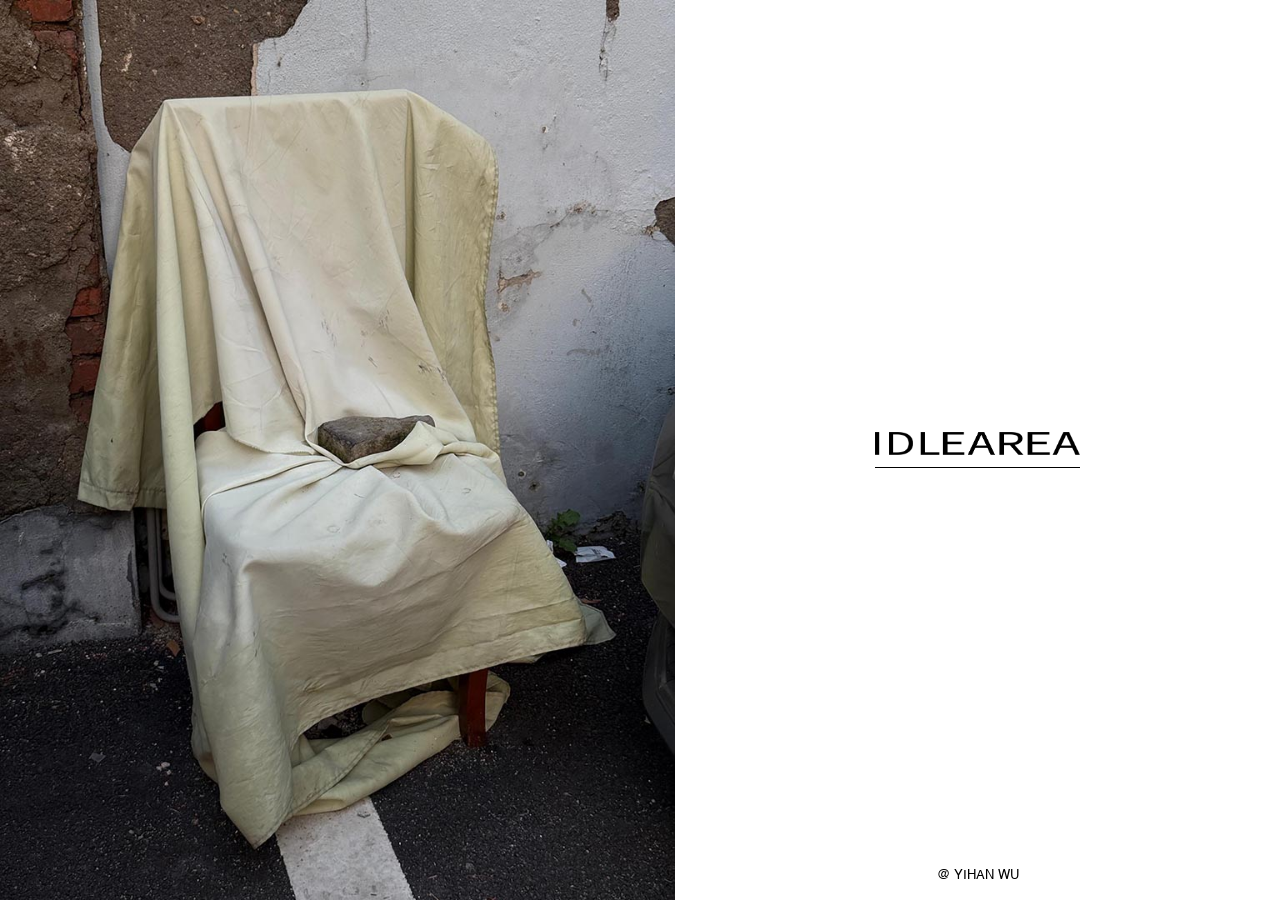
<file: index.html>
<!DOCTYPE html>
<html>
    <head>
        <meta charset="utf-8">
        <title>YIHANWU</title>
        <meta name="YIHANWU" content="YIHANWU" />
        <meta name="viewport" content="width=device-width, initial-scale=1.0, minimum-scale=1.0, maximum-scale=1.0, user-scalable=no">
        <link rel="stylesheet" media="screen" href="css/style.css">
        <script src="js/jq.js"></script>
    </head>
    <body id="body" class="CenterVH home v">
        <div class="face-frame">
            <img class="face-img" src="images/Unoccupied/13.jpg"/>
            <div class="face-title CenterVH">
                <a href="work.html" class="logo-a"><img src="images/logo.png"/></a>
                <div class="bottom">@ YIHAN WU</div>
            </div>
        </div>
    </body>
    <script src="js/resize.js"></script>
</html>
</file>
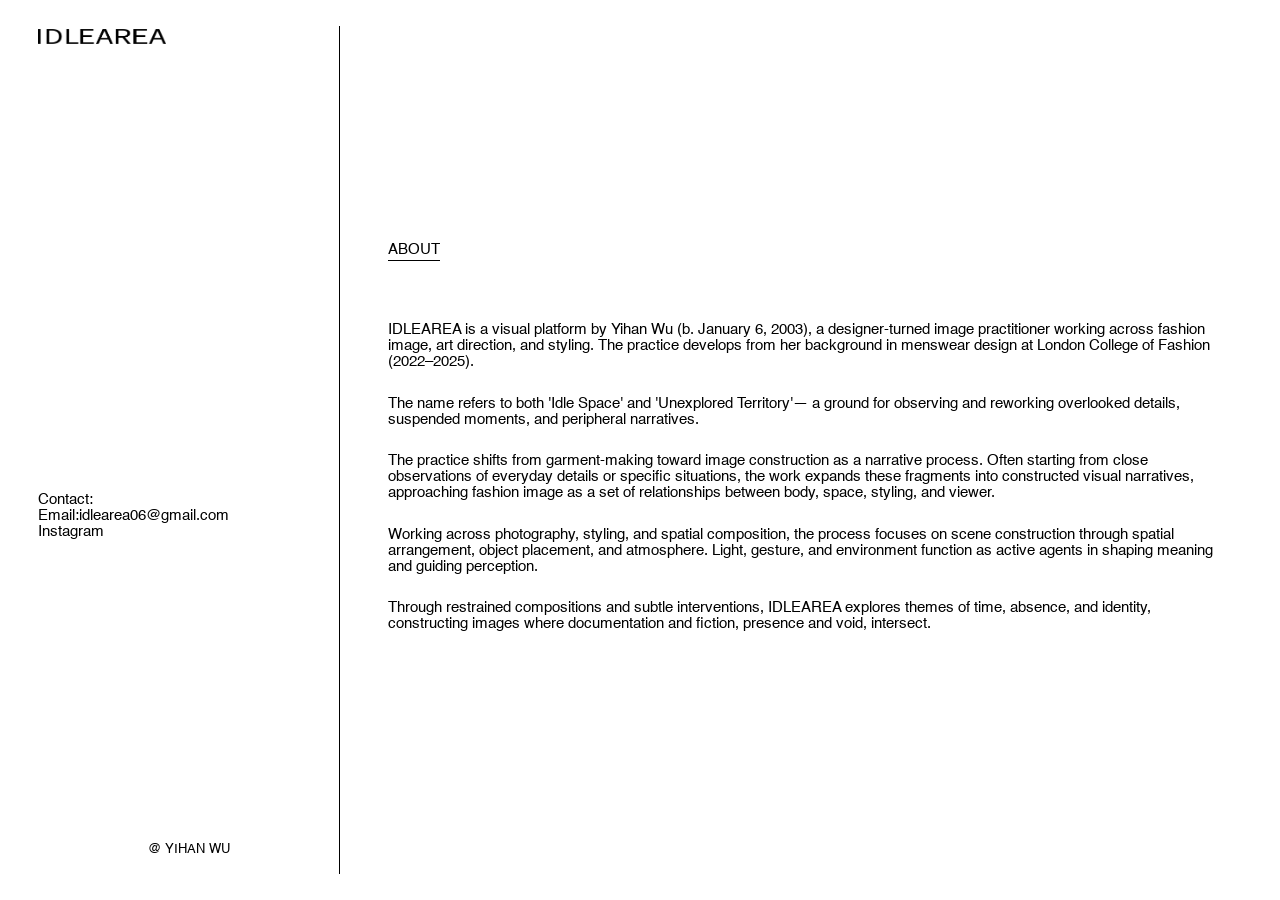
<file: about.html>
<!DOCTYPE html>
<html>
    <head>
        <meta charset="utf-8">
        <title>YIHANWU-ABOUT</title>
        <meta name="YIHANWU" content="YIHANWU" />
        <meta name="viewport" content="width=device-width, initial-scale=1.0, minimum-scale=1.0, maximum-scale=1.0, user-scalable=no">
        <link rel="stylesheet" media="screen" href="css/style.css">
        <script src="js/jq.js"></script>
    </head>
    <body class="CenterVH about">
        <div class="face-frame">
            <div class="l-box">
                <div class="top CenterVH">
                    <a href="index.html" class="logo-a"><img src="images/logo.png"/></a>
                    
                </div>
                <div class="middle">
                    Contact:<br>Email:idlearea06@gmail.com<br>Instagram
                </div>
                <div class="bottom">@ YIHAN WU</div>
            </div>
            <div class="r-box">
                <div class="main-box CenterVH">
                    <div style="text-align: left;width: 100%;">
                        <a href="about.html" class="a">ABOUT</a>
                        <p style="margin-top: 5vw;">IDLEAREA is a visual platform by Yihan Wu (b. January 6, 2003), a designer-turned image practitioner working across fashion image, art direction, and styling. The practice develops from her background in menswear design at London College of Fashion (2022–2025).</p>
                        <p>The name refers to both 'Idle Space' and 'Unexplored Territory'— a ground for observing and reworking overlooked details, suspended moments, and peripheral narratives.</p>
                        <p>The practice shifts from garment-making toward image construction as a narrative process. Often starting from close observations of everyday details or specific situations, the work expands these fragments into constructed visual narratives, approaching fashion image as a set of relationships between body, space, styling, and viewer.</p>
                        <p>Working across photography, styling, and spatial composition, the process focuses on scene construction through spatial arrangement, object placement, and atmosphere. Light, gesture, and environment function as active agents in shaping meaning and guiding perception.</p>
                        <p>Through restrained compositions and subtle interventions, IDLEAREA explores themes of time, absence, and identity, constructing images where documentation and fiction, presence and void, intersect.</p>
                    </div>
                    
                </div>
            </div>
        </div>
    </body>
    <script src="js/resize.js"></script>
    <script>
        $('.a-img').bind('touchend click', function(e) {
            e.preventDefault();
            window.location = $(this).attr('href');
        });
    </script>
</html>
</file>
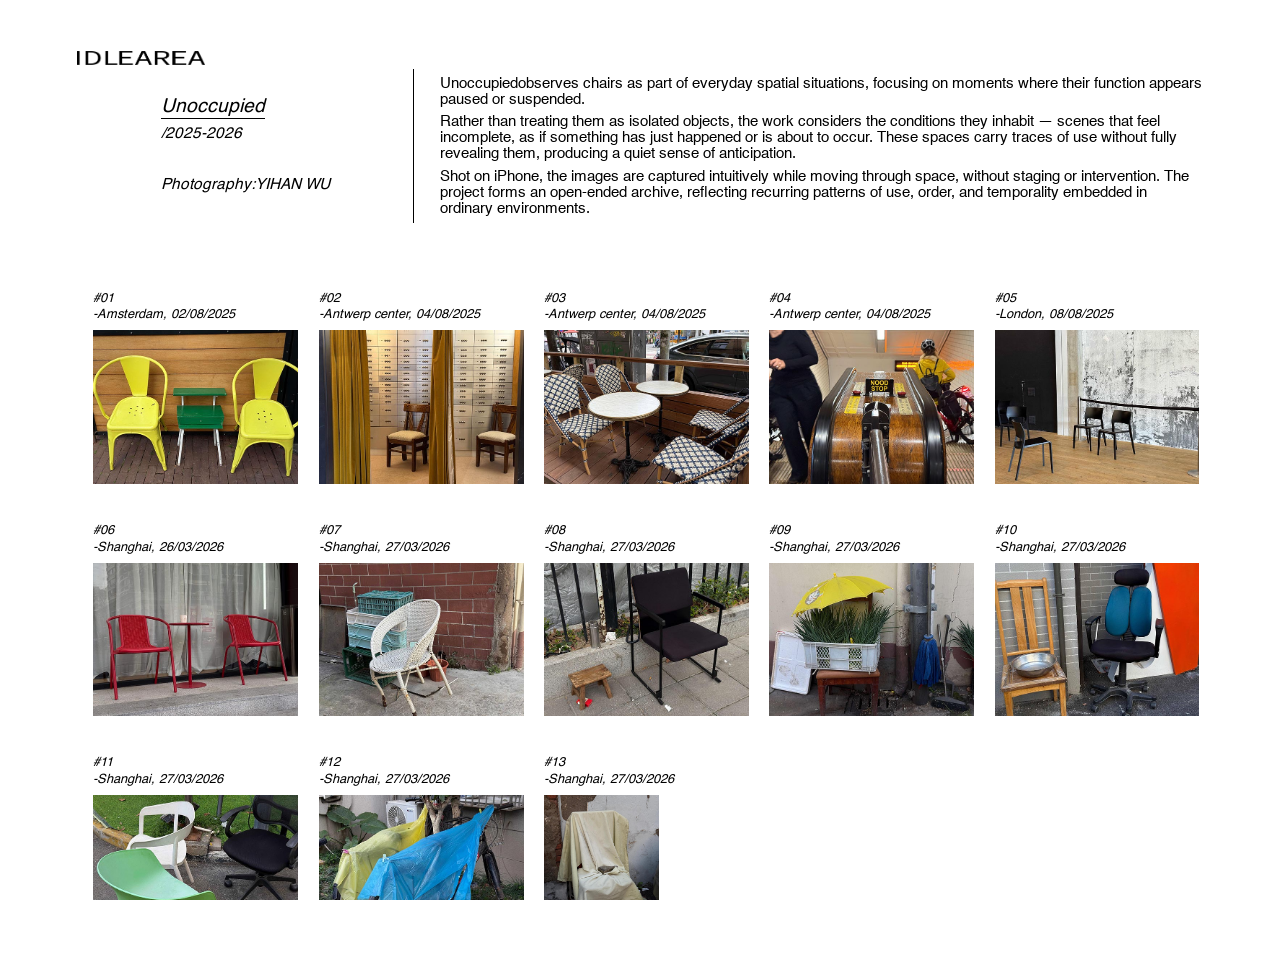
<file: unoccupied.html>
<!DOCTYPE html>
<html>
    <head>
        <meta charset="utf-8">
        <title>YIHANWU-Unoccupied</title>
        <meta name="YIHANWU" content="YIHANWU" />
        <meta name="viewport" content="width=device-width, initial-scale=1.0, minimum-scale=1.0, maximum-scale=1.0, user-scalable=no">
        <link rel="stylesheet" media="screen" href="css/style.css">
        <script src="js/jq.js"></script>
    </head>
    <body class="unoccupied">
        <div class="top-frame">
            <a href="index.html" class="logo-a"><img src="images/logo.png"/></a>
            <div class="top-info">
                <div class="l-box CenterVH">
                    <div>
                        <span>Unoccupied</span><br>
                        /2025-2026<br><br>Photography:YIHAN WU

                    </div>
                </div>
                <div class="r-box">
                    <p>Unoccupiedobserves chairs as part of everyday spatial situations, focusing on moments where their function appears paused or suspended.</p>

                    <p>Rather than treating them as isolated objects, the work considers the conditions they inhabit — scenes that feel incomplete, as if something has just happened or is about to occur. These spaces carry traces of use without fully revealing them, producing a quiet sense of anticipation.</p>

                    <p>Shot on iPhone, the images are captured intuitively while moving through space, without staging or intervention. The project forms an open-ended archive, reflecting recurring patterns of use, order, and temporality embedded in ordinary environments.</p>
                </div>
            </div>
            
        </div>
        <div class="bottom-frame">
            <div class="img-box">
                <span>#01<br>-Amsterdam, 02/08/2025<br></span>
                <img class="click-img" src="images/Unoccupied/01.jpg"/>
            </div>
            <div class="img-box">
                <span>#02<br>-Antwerp center, 04/08/2025<br></span>
                <img class="click-img" src="images/Unoccupied/02.jpg"/>
            </div>
            <div class="img-box">
                <span>#03<br>-Antwerp center, 04/08/2025<br></span>
                <img class="click-img" src="images/Unoccupied/03.jpg"/>
            </div>
            <div class="img-box">
                <span>#04<br>-Antwerp center, 04/08/2025<br></span>
                <img class="click-img" src="images/Unoccupied/04.jpg"/>
            </div>
            <div class="img-box">
                <span>#05<br>-London, 08/08/2025<br></span>
                <img class="click-img" src="images/Unoccupied/05.jpg"/>
            </div>
            <div class="img-box">
                <span>#06<br>-Shanghai, 26/03/2026<br></span>
                <img class="click-img" src="images/Unoccupied/06.jpg"/>
            </div>
            <div class="img-box">
                <span>#07<br>-Shanghai, 27/03/2026<br></span>
                <img class="click-img" src="images/Unoccupied/07.jpg"/>
            </div>
            <div class="img-box">
                <span>#08<br>-Shanghai, 27/03/2026<br></span>
                <img class="click-img" src="images/Unoccupied/08.jpg"/>
            </div>
            <div class="img-box">
                <span>#09<br>-Shanghai, 27/03/2026<br></span>
                <img class="click-img" src="images/Unoccupied/09.jpg"/>
            </div>
            <div class="img-box">
                <span>#10<br>-Shanghai, 27/03/2026<br></span>
                <img class="click-img" src="images/Unoccupied/10.jpg"/>
            </div>
            <div class="img-box">
                <span>#11<br>-Shanghai, 27/03/2026<br></span>
                <img class="click-img" src="images/Unoccupied/11.jpg"/>
            </div>
            <div class="img-box">
                <span>#12<br>-Shanghai, 27/03/2026<br></span>
                <img class="click-img" src="images/Unoccupied/12.jpg"/>
            </div>
            <div class="img-box">
                <span>#13<br>-Shanghai, 27/03/2026<br></span>
                <img class="click-img" src="images/Unoccupied/13.jpg"/>
            </div>
            
        </div>
        <div class="hi"></div>
        <div class="img-box-show CenterVH" style="display: none;">
            <div class="img-show-box CenterVH">
                <div class="img-img"><img class="img-show" src="images/Unoccupied/13.jpg"/></div>
            </div>
            
            <div class="close-btn"></div>
        </div>
    </body>
    <script>
        let fx = 0;
        let fy = 0;
        let cclick = true;
        $('.a-img').bind('touchend click', function(e) {
            e.preventDefault();
            window.location = $(this).attr('href');
        });
        $('.close-btn').bind('touchend click', function(e) {
            e.preventDefault();
            $('.img-box-show').fadeOut(function(){
                $('.img-show').attr('src','');
            });
        });
        $('.click-img').bind('click', function(e) {
            e.preventDefault();
         //   alert()
            $('.hi').html("<style>.img-img:before{content:'"+ $(this).parent().find('span').html().replaceAll('<br>',' ') +"';}</style>");
            
            $('.img-show').attr('src',$(this).attr('src').replace('images','images/nomal'));
            $('.img-box-show').fadeIn();
        });
       
    </script>
</html>
</file>
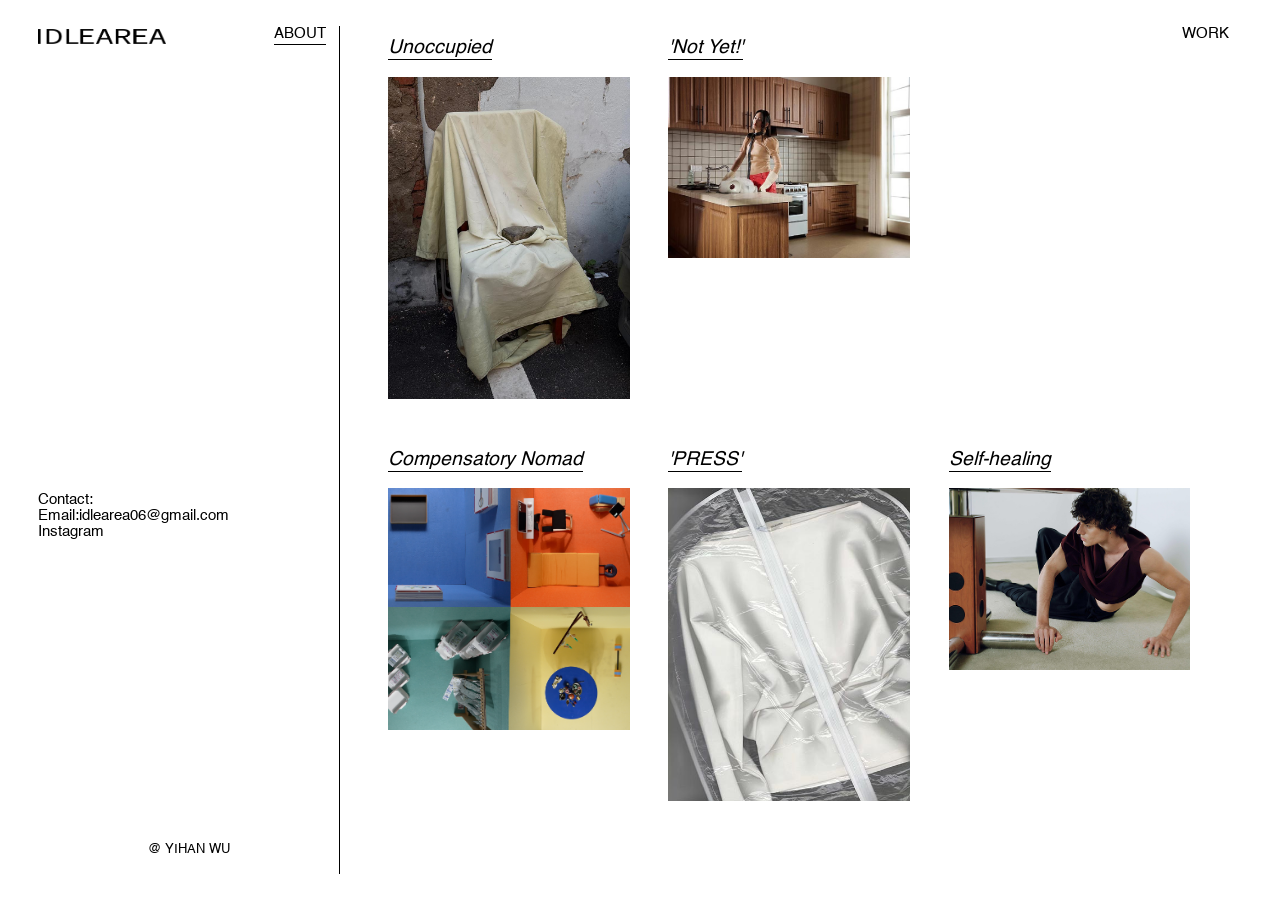
<file: work.html>
<!DOCTYPE html>
<html>
    <head>
        <meta charset="utf-8">
        <title>YIHANWU-WORK</title>
        <meta name="YIHANWU" content="YIHANWU" />
        <meta name="viewport" content="width=device-width, initial-scale=1.0, minimum-scale=1.0, maximum-scale=1.0, user-scalable=no">
        <link rel="stylesheet" media="screen" href="css/style.css">
        <script src="js/jq.js"></script>
    </head>
    <body class="CenterVH work">
        <div class="face-frame">
            <div class="l-box">
                <div class="top CenterVH">
                    <a href="index.html" class="logo-a"><img src="images/logo.png"/></a>
                    <a href="about.html" class="a">ABOUT</a>
                </div>
                <div class="middle">
                    Contact:<br>Email:idlearea06@gmail.com<br>Instagram

                </div>
                <div class="bottom">@ YIHAN WU</div>
            </div>
            <div class="r-box">
                <div class="top CenterVH" style="pointer-events: none;">
                    <div href="#" class="a" style="border: none;">WORK</div>
                </div>
                <div class="main-box">
                    <div class="row CenterVH">
                        <!--  -->
                        <div class="line-box">
                            <div class="top">
                                <a href="unoccupied.html" class="b">Unoccupied</a>
                            </div>
                            <img class="a-img" href="unoccupied.html" src="images/Unoccupied/13.jpg">
                        </div>
                        <!--  -->
                        <div class="line-box">
                            <div class="top">
                                <a href="notyet.html" class="b">'Not Yet!'</a>
                            </div>
                            <img class="a-img" href="notyet.html" src="images/NOT YET/1-01.jpg">
                        </div>
                        <!--  -->
                        <div class="line-box">
                            
                        </div>
                        
                        
                    </div>
                    <div class="row CenterVH">
                        <!--  -->
                        <div class="line-box">
                            <div class="top">
                                <a href="compensatorynomad.html" class="b">Compensatory Nomad</a>
                            </div>
                            <img class="a-img" href="compensatorynomad.html" src="images/videocover.png">
                        </div>
                        <!--  -->
                        <div class="line-box">
                            <div class="top">
                                <a href="press.html" class="b">'PRESS'</a>
                            </div>
                                <img class="a-img" href="press.html" src="images/PRESS/02.jpg">
                        </div>
                        <!--  -->
                        <div class="line-box">
                            <div class="top">
                                <a href="selfhealing.html" class="b">Self-healing
</a>
                            </div>
                            <img class="a-img" href="selfhealing.html" src="images/self-healing/self-healing image/23.jpg">
                        </div>
                    </div>
                </div>
            </div>
        </div>
    </body>
    <script src="js/resize.js"></script>
    <script>
        $('.a-img').bind('touchend click', function(e) {
            e.preventDefault();
            window.location = $(this).attr('href');
        });
    </script>
</html>
</file>
<file: css/style.css>
@font-face {
    font-family: HT;
    src: url("../Helvetica1.ttf");
}
*{
    font-family: HT;
}
.CenterVH{
	/* Center slide text vertically */
	display: -webkit-box;
	display: -ms-flexbox;
	display: -webkit-flex;
	display: flex;
	-webkit-box-pack: center;
	-ms-flex-pack: center;
	-webkit-justify-content: center;
	justify-content: center;
	-webkit-box-align: center;
	-ms-flex-align: center;
	-webkit-align-items: center;
	align-items: center;
}
.FillBG{
	background-size: cover;
	background-position: center;
	background-repeat: no-repeat;
	filter:"progid:DXImageTransform.Microsoft.AlphaImageLoader(sizingMethod='scale')";  
	-moz-background-size:100% 100%;  
	background-size:100% 100%; 
}

html,body{
    margin: 0;
    padding: 0;
    width: 100%;
    height: 100%;
    overflow: hidden;
    background-color: #fff;
}

.face-frame{
    position: relative;
/*    background-image: url(../images/Unoccupied/13.jpg);
    background-position: left center;
    background-repeat: no-repeat;
    background-size: auto 100%; */
}
.face-frame .face-img{
    position: absolute;
    left: 0;
    top: 0;
    width: auto;
    height: 100%;
    z-index: 2;
}
.face-frame .face-title{
    position: absolute;
    height: 100%;
    right:0;
    top: 0;
}
.v.home .face-frame{
    width: 100%;
    height: calc(9 * 100vw / 16);
}
.h.home .face-frame{
    height: 100%;
    width: 100%;/* calc(16 * 100vh / 9); */
}
.face-frame .logo-a{
    display: block;
    width: 16vw;
    padding-bottom: 8px;
    border-bottom: 1px solid #000; /* 2px粗细，实线，黑色 */
}
.face-frame .logo-a img{
    width: 100%;
    height: auto;
}
.face-frame .bottom{
    width: 100%;
    text-align: center;
    padding: 2vh;
    color: #000;
    box-sizing: border-box;
    position: absolute;
    font-size: 1vw;
    right: 0;
    bottom: 0;
}








.h.work .face-frame,
.h.about .face-frame{
    box-sizing: border-box;
    width: calc( 100% - 6vw );
    height: calc( 100% - 4vw );
}
.v.work .face-frame,
.v.about .face-frame{
    box-sizing: border-box;
    width: calc( 100% - 6vw );
    height: calc(9 * 100vw / 16 - 4vw);
}
.work .face-frame .l-box,
.about .face-frame .l-box{
    position: absolute;
    left: 0;top: 0;
    width: 25%;
    height: 100%;
    border-right: 1px solid #000;
}
.work .face-frame .r-box,
.about .face-frame .r-box{
    position: absolute;
    right: 0;top: 0;
    width: 72%;
    height: 100%;
}
.work .face-frame .top,
.about .face-frame .top{
    position: relative;
    width: 100%;
    height: 2vw;
    margin-bottom: 1vw;
}

.work .face-frame .middle,
.about .face-frame .middle{
    position: absolute;
    left: 0;
    top: 55%;
    width: 100%;
    font-size: 1.2vw;
}
.work .face-frame .logo-a,
.about .face-frame .logo-a
{
    display: block;
    position: absolute;
    left: 0;
    width: 8vw;
    font-size: 1.2vw;
    padding-bottom: 0px;
    border-bottom: 0px solid #000; /* 2px粗细，实线，黑色 */
}

.work .face-frame .logo-a img,
.about .face-frame .logo-a img,
.unoccupied .top-frame .logo-a img,
.notyet .top-frame .logo-a img,
.compensatorynomad .top-frame .logo-a img,
.press .top-frame .logo-a img,
.selfhealing .top-frame .logo-a img
{
    width: 10vw;
}

.work .face-frame .a{
    position: absolute;
    right: 1vw;
    top: 0;
    text-decoration: none;
    padding-bottom: 2px;
    border-bottom: 1px solid #000; /* 2px粗细，实线，黑色 */
    font-size: 1.2vw;
    color: #000;
    float: right;
}
.about .face-frame .a{
    text-decoration: none;
    padding-bottom: 2px;
    border-bottom: 1px solid #000; /* 2px粗细，实线，黑色 */
    font-size: 1.2vw;
    color: #000;
}
.about .face-frame p{    
    font-size: 1.2vw;
    color: #000;
    text-align: left;
    margin-bottom: 2vw;
}
.work .main-box,
.about .main-box{
    position: absolute;
    width: 100%;
    height: 100%;
    left: 0;
    top: 0;
    padding: 1vw;
    box-sizing: border-box;
}
.work .main-box .row{
    box-sizing: border-box;
    width: 100%;
    height: 50%;
    padding-bottom: 2vw;
    float: left;
}
.work .main-box .line-box{
    width: 33.33%;
    height: 100%;
}
.work .main-box .line-box img{
    max-width: calc( 100% - 3vw );
    max-height: calc( 100% - 5vw );
}
.work .face-frame .b{
    position: absolute;
    left: 0;
    top: 0;
    text-decoration: none;
    padding-bottom: 2px;
    border-bottom: 1px solid #000; /* 2px粗细，实线，黑色 */
    font-size: 1.5vw;
    margin-bottom: 2px;
    color: #000;
    font-style:italic;
}



.unoccupied,
.notyet,
.compensatorynomad,
.press,
.selfhealing
{
    position: relative;
    padding: 4vw 6vw;
    box-sizing: border-box;
    overflow: auto;
}
.unoccupied .top-frame .logo-a,
.notyet .top-frame .logo-a,
.compensatorynomad .top-frame .logo-a,
.press .top-frame .logo-a,
.selfhealing .top-frame .logo-a
{
    display: block;
    left: 0;
    width: 8vw;
    font-size: 1.2vw;
    padding-bottom: 0px;
    border-bottom: 0px solid #000; /* 2px粗细，实线，黑色 */
}
.unoccupied  .top-info,
.notyet  .top-info,
.compensatorynomad  .top-info,
.press  .top-info,
.selfhealing  .top-info
{
    position: relative;
    width: 100%;
    display: flex;
}

.unoccupied .top-info .l-box,
.notyet .top-info .l-box,
.compensatorynomad .top-info .l-box,
.press .top-info .l-box,
.selfhealing .top-info .l-box
{
    position: relative;
    float: left;
    left: 0;top: 0;
    width: 30%;
    border-right: 1px solid #000;
    font-style: italic;
    line-height: 2vw;
    font-size: 1.2vw;
}
.unoccupied .top-info .l-box span,
.notyet .top-info .l-box span,
.compensatorynomad .top-info .l-box span,
.press .top-info .l-box span,
.selfhealing .top-info .l-box span
{
    font-size: 1.5vw;
    padding-bottom: 2px;
    border-bottom: 1px solid #000; /* 2px粗细，实线，黑色 */
    margin-bottom: 2px;
}
.unoccupied .top-info .r-box,
.notyet .top-info .r-box,
.compensatorynomad .top-info .r-box,
.press .top-info .r-box,
.selfhealing .top-info .r-box
{
    position: relative;
    float: right;
    right: 0;top: 0;
    width: 68%;
    height: auto;
    padding-left: 2vw;
}
.unoccupied .top-info .r-box p,
.notyet .top-info .r-box p,
.compensatorynomad .top-info .r-box p,
.press .top-info .r-box p,
.selfhealing .top-info .r-box p
{
    font-size: 1.2vw;
    text-align: left;
    margin: 0.5vw auto;
}
.unoccupied .bottom-frame,
.notyet .bottom-frame,
.press .bottom-frame,
.selfhealing .bottom-frame
{
    margin-top: 4vw;
    font-style: italic;
    font-size: 1.0vw;
    line-height: 1.3vw;
    position: relative;
    width: 100%;
}
.press .bottom-frame{
    margin-top: 0.5vw;
}
.selfhealing .bottom-frame .l-box{
    position: relative;
    left: 0;
    top: 0;
    width: 10%;
    padding-left: 2.6vw;
}
.selfhealing .bottom-frame .r-box{
    position: relative;
    width: 86%;
    right: 0;
    top: 0;
}
.selfhealing .c{
    padding-bottom: 2px;
    border-bottom: 1px solid #000; /* 2px粗细，实线，黑色 */
    font-size: 1.5vw;
    margin-bottom: 2px;
    color: #000;
    font-style:italic;
}
.selfhealing .bottom-frame .r-box .click-img{
    width: 23.6%;
    margin: 0.5vw;
    float: left;
}


.selfhealing .bottom-frame2 .click-img{
    width: 33%;
}
.compensatorynomad .bottom-frame
{
    margin-top: 4vw;
    font-style: italic;
    font-size: 1.0vw;
    line-height: 1.3vw;
    position: relative;
    width: 100%;
    height: 10vw;
    padding-left: 32%;
    padding-right: 4vw;
}
.unoccupied .img-box{
    width: 20%;
    float: left;
    padding: 1.3vw;
    box-sizing: border-box;
}
.notyet .img-box{
    width: 100%;
    float: left;
    padding: 1.3vw;
    box-sizing: border-box;
}

.press .img-box{
    width: 100%;
    float: left;
    box-sizing: border-box;
}
.notyet .img-box .img-box-line{
    width: 100%;
    margin-top: 1vw;
}

.press .img-box {
    width: 72%;
    margin-left: 14%;
    height: 16vw;
    box-sizing: border-box;
    margin-top: 0.4vw;
}
.notyet .img-box .img-box-line img{
    width: 31%;
    height: 20vw;
    object-fit: contain;
    float: left;
    margin: 0 2%;
}

.press .img-box  img{
    width: 16vw;
    height: 100%;
    object-fit: contain;
    float: left;
    margin: 0 0.2vw;
}
.notyet .img-box .img-box-line img:first-child{
    margin-left: 0px;
}
.notyet .img-box .img-box-line img:last-child{
    margin-right: 0px;
}
.unoccupied .img-box img{
    height: 12vw;
    margin-top: 0.5vw;
}
.notyet .img-box img{
    margin-top: 0.5vw;
}
.unoccupied .img-box-show,
.notyet .img-box-show,
.press .img-box-show,
.selfhealing .img-box-show
{
    position: fixed;
    left: 0;top: 0;
    width: 100%;height: 100%;
    background-color: #000;
}
.unoccupied .img-box-show .img-show-box,
.notyet .img-box-show .img-show-box,
.press .img-box-show .img-show-box,
.selfhealing .img-box-show .img-show-box
{
    position: relative;
    width: 80%;
    height: 80%;
    text-align: center;
}
.unoccupied .img-box-show .img-img,
.notyet .img-box-show .img-img
{
    position: relative;
    max-width: 100%;
    height: 100%;
    display: block;
    border: 1px solid #fff;
    margin-top: 3vw;
}
.press .img-box-show .img-img,
.selfhealing .img-box-show .img-img
{
    position: relative;
    max-width: 100%;
    height: 100%;
    display: block;
    border: 1px solid #fff;
}
.unoccupied .img-box-show .img-show,
.notyet .img-box-show .img-show,
.press .img-box-show .img-show,
.selfhealing .img-box-show .img-show
{
    position: relative;
    max-width: 100%;
    max-height: 100%;
}
.unoccupied .img-box-show .img-img:before,
.notyet .img-box-show .img-img:before,
.press .img-box-show .img-img:before,
.selfhealing .img-box-show .img-img:before
{
    /* content: ''; */
    display: block;
    position: absolute;
    width: 100%;
    left: 0;
    color: #fff;
    text-align: left;
    top: -3vw;
    height: 3vw;
    z-index: 99;
    
}
.unoccupied .img-box-show .close-btn,
.notyet .img-box-show .close-btn,
.press .img-box-show .close-btn,
.selfhealing .img-box-show .close-btn
{
    position: absolute;
    width: 2.4vw;
    height: 2.4vw;
    border: 2px solid #fff;
    z-index: 99;
    right: 3vw;
    top: 3vw;
    border-radius: 50%;
}
.unoccupied .img-box-show .close-btn::after,
.notyet .img-box-show .close-btn::after,
.press .img-box-show .close-btn::after,
.selfhealing .img-box-show .close-btn::after
{
    content: '';
    width: 60%;
    position: absolute;
    left: 20%;
    top: calc( 50% - 1px );
    height: 0;
    border-bottom: 2px solid #fff;
    transform: rotate(45deg);
}
.unoccupied .img-box-show .close-btn::before,
.notyet .img-box-show .close-btn::before,
.press .img-box-show .close-btn::before,
.selfhealing .img-box-show .close-btn::before
{
    content: '';
    height: 60%;
    position: absolute;
    left: calc( 50% - 1px );
    top: 20%;
    width: 0;
    border-right: 2px solid #fff;
    transform: rotate(45deg);
}
.hi{
    display: none;
}
.vio-box{
    position: relative;
    width: 50vw;
    height: 50vw;
    max-height: 100vh;
}
.vio-box .mask{
    position: absolute;
    z-index: 99;
    left: 0;
    top: 0;
    width: 100%;
    height: 100%;
    object-fit: contain;
}
video{
    width: 50vw;
    height: 50vw;
    max-height: 100vh;
}
</file>
